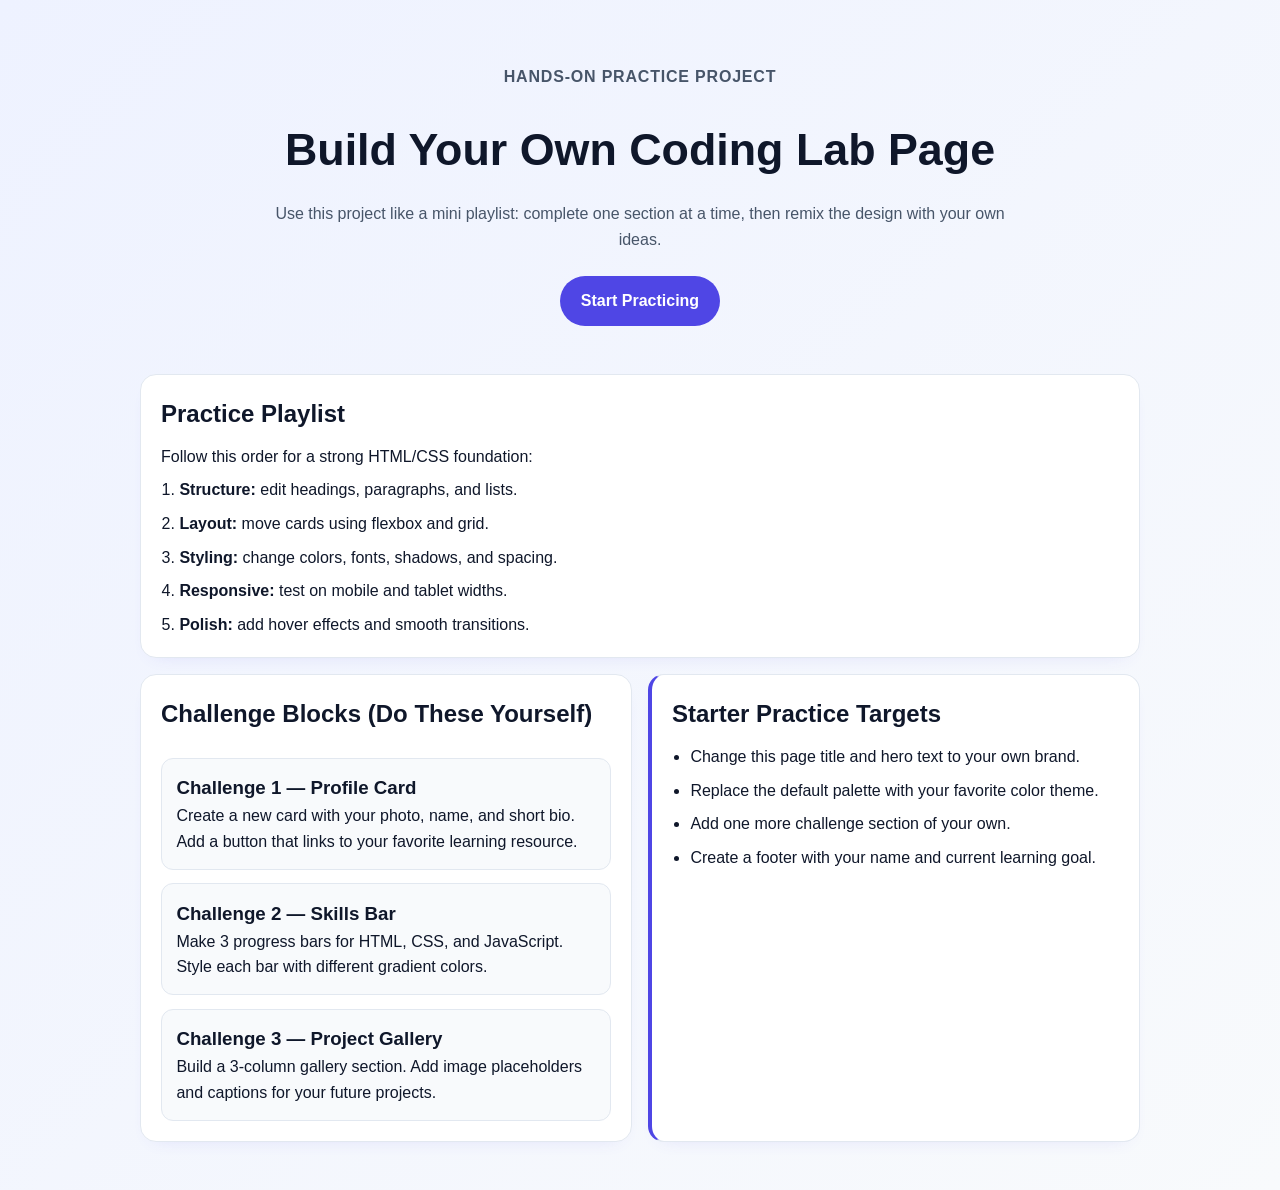
<file: index.html>
<!DOCTYPE html>
<html lang="en">
  <head>
    <meta charset="UTF-8" />
    <meta name="viewport" content="width=device-width, initial-scale=1.0" />
    <title>HTML + CSS Coding Lab</title>
    <link rel="stylesheet" href="styles.css" />
  </head>
  <body>
    <header class="hero">
      <p class="eyebrow">Hands-On Practice Project</p>
      <h1>Build Your Own Coding Lab Page</h1>
      <p>
        Use this project like a mini playlist: complete one section at a time, then
        remix the design with your own ideas.
      </p>
      <a class="btn" href="#playlist">Start Practicing</a>
    </header>

    <main class="container">
      <section class="card" id="playlist">
        <h2>Practice Playlist</h2>
        <p>Follow this order for a strong HTML/CSS foundation:</p>
        <ol>
          <li><strong>Structure:</strong> edit headings, paragraphs, and lists.</li>
          <li><strong>Layout:</strong> move cards using flexbox and grid.</li>
          <li><strong>Styling:</strong> change colors, fonts, shadows, and spacing.</li>
          <li><strong>Responsive:</strong> test on mobile and tablet widths.</li>
          <li><strong>Polish:</strong> add hover effects and smooth transitions.</li>
        </ol>
      </section>

      <section class="card challenges">
        <h2>Challenge Blocks (Do These Yourself)</h2>

        <article>
          <h3>Challenge 1 — Profile Card</h3>
          <p>
            Create a new card with your photo, name, and short bio. Add a button that
            links to your favorite learning resource.
          </p>
        </article>

        <article>
          <h3>Challenge 2 — Skills Bar</h3>
          <p>
            Make 3 progress bars for HTML, CSS, and JavaScript. Style each bar with
            different gradient colors.
          </p>
        </article>

        <article>
          <h3>Challenge 3 — Project Gallery</h3>
          <p>
            Build a 3-column gallery section. Add image placeholders and captions for
            your future projects.
          </p>
        </article>
      </section>

      <section class="card starter-code">
        <h2>Starter Practice Targets</h2>
        <ul>
          <li>Change this page title and hero text to your own brand.</li>
          <li>Replace the default palette with your favorite color theme.</li>
          <li>Add one more challenge section of your own.</li>
          <li>Create a footer with your name and current learning goal.</li>
        </ul>
      </section>
    </main>
  </body>
</html>
</file>
<file: styles.css>
:root {
  --bg: #f8fafc;
  --surface: #ffffff;
  --text: #0f172a;
  --muted: #475569;
  --accent: #4f46e5;
  --accent-dark: #3730a3;
  --ring: rgba(79, 70, 229, 0.2);
}

* {
  box-sizing: border-box;
  margin: 0;
  padding: 0;
}

body {
  font-family: Arial, Helvetica, sans-serif;
  background: linear-gradient(135deg, #eef2ff, var(--bg));
  color: var(--text);
  line-height: 1.6;
  min-height: 100vh;
}

.hero {
  text-align: center;
  padding: 4rem 1.2rem 3rem;
  max-width: 780px;
  margin: 0 auto;
}

.eyebrow {
  color: var(--accent);
  font-weight: 700;
  letter-spacing: 0.05em;
  text-transform: uppercase;
  margin-bottom: 0.7rem;
}

.hero h1 {
  font-size: clamp(1.8rem, 4vw, 2.8rem);
  margin-bottom: 1rem;
}

.hero p {
  color: var(--muted);
  margin-bottom: 1.5rem;
}

.btn {
  display: inline-block;
  text-decoration: none;
  color: #fff;
  background: var(--accent);
  padding: 0.75rem 1.3rem;
  border-radius: 999px;
  font-weight: 700;
  transition: 0.2s ease;
}

.btn:hover {
  background: var(--accent-dark);
  transform: translateY(-1px);
}

.container {
  width: min(1000px, 92%);
  margin: 0 auto 3rem;
  display: grid;
  gap: 1rem;
}

.card {
  background: var(--surface);
  border: 1px solid #e2e8f0;
  border-radius: 16px;
  padding: 1.25rem;
  box-shadow: 0 8px 20px -14px var(--ring);
}

.card h2 {
  margin-bottom: 0.65rem;
}

ol,
ul {
  padding-left: 1.15rem;
}

li {
  margin-top: 0.5rem;
}

.challenges {
  display: grid;
  gap: 0.85rem;
}

.challenges article {
  background: #f8fafc;
  border-radius: 12px;
  padding: 0.9rem;
  border: 1px solid #e2e8f0;
}

.starter-code {
  border-left: 4px solid var(--accent);
}

@media (min-width: 780px) {
  .container {
    grid-template-columns: repeat(2, minmax(0, 1fr));
  }

  .card:first-child {
    grid-column: 1 / -1;
  }
}
</file>
